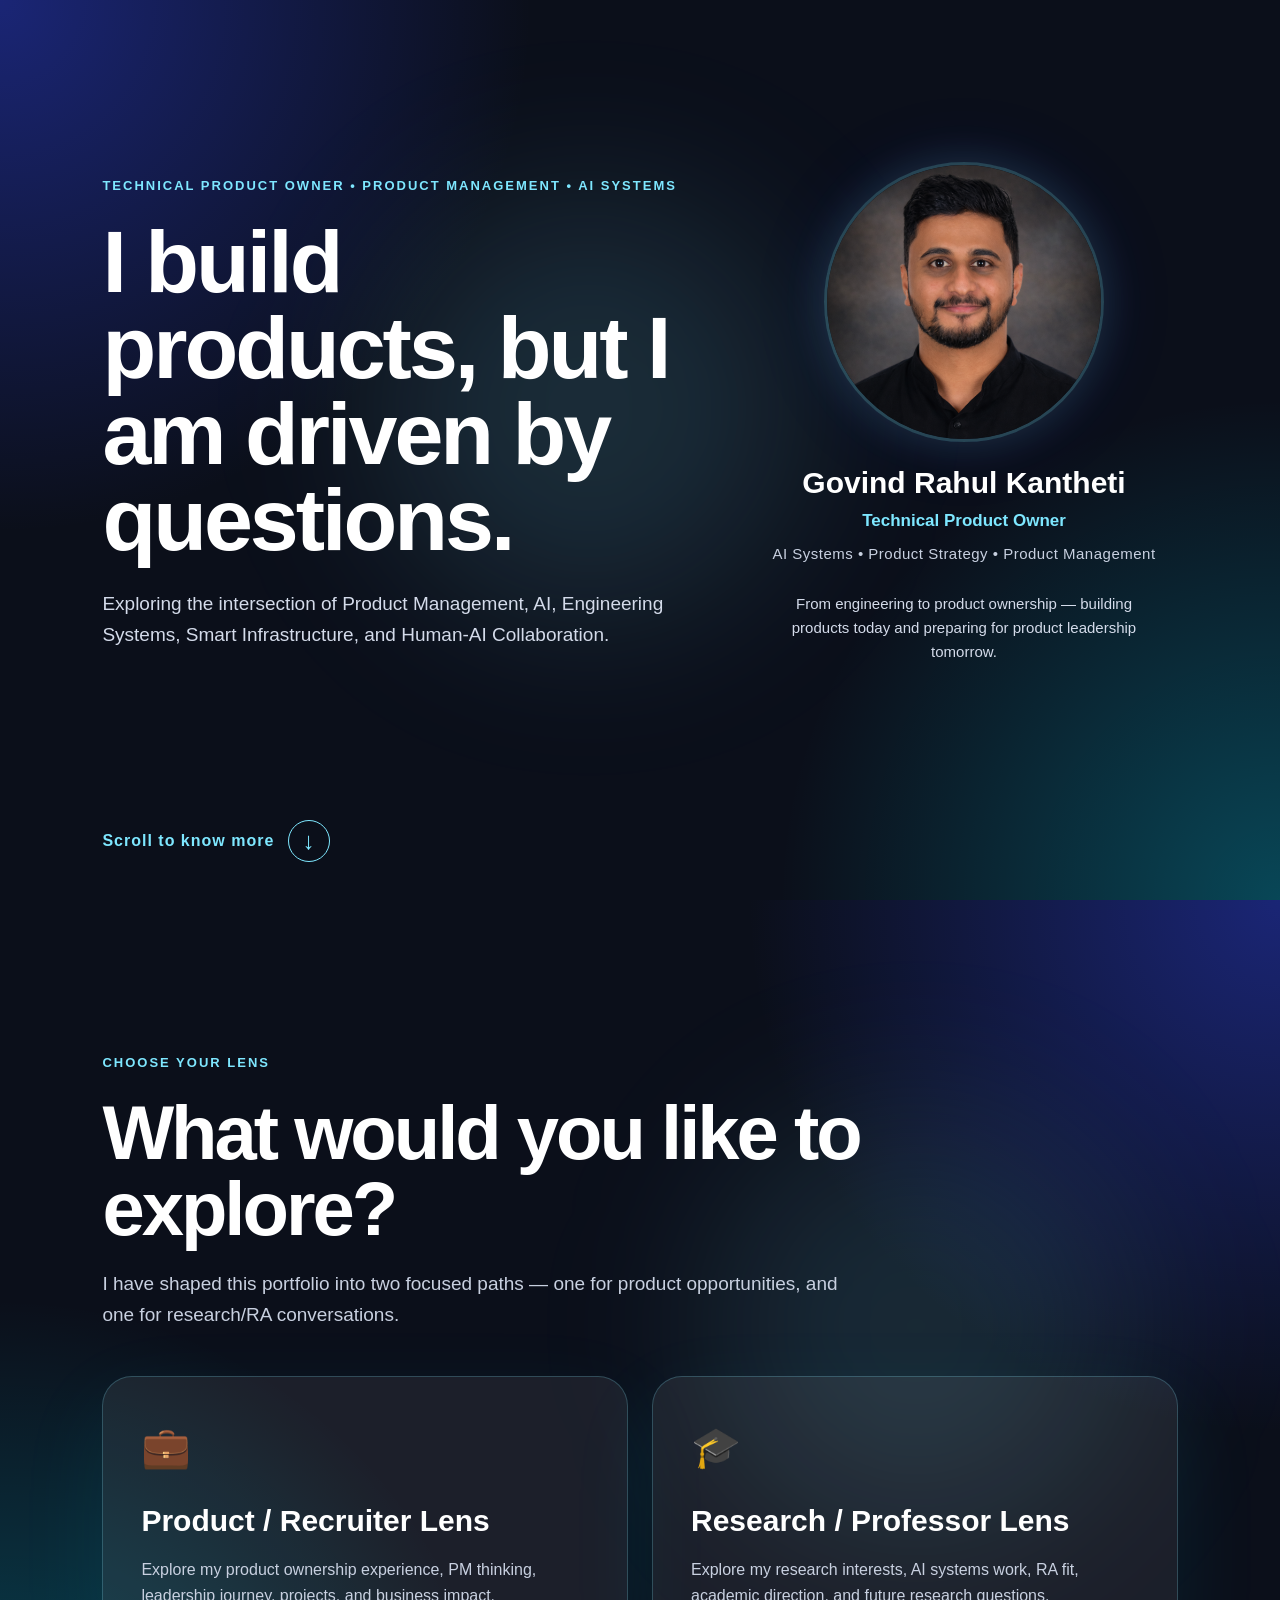
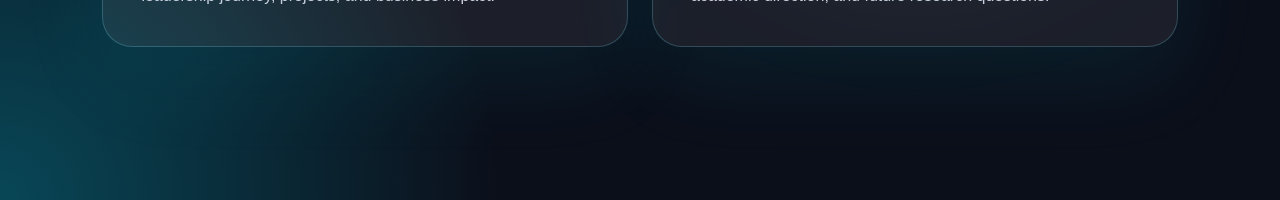
<file: index.html>
<!DOCTYPE html>
<html lang="en">
<head>
  <meta charset="UTF-8" />
  <meta name="viewport" content="width=device-width, initial-scale=1.0" />

  <title>Govind Rahul Kantheti | Product Owner × AI × Research</title>

  <link rel="stylesheet" href="style.css" />
</head>

<body>
  <main>
    <!-- HERO SECTION -->
    <section class="hero">
      <div class="hero-layout">
        <div class="hero-content">
          <p class="tag">Technical Product Owner • Product Management • AI Systems</p>

          <h1>I build products, but I am driven by questions.</h1>

          <p class="intro">
            Exploring the intersection of Product Management, AI, Engineering Systems,
            Smart Infrastructure, and Human-AI Collaboration.
          </p>
        </div>

        <div class="profile-card">
          <div class="photo-wrap">
            <img src="profile.jpg" alt="Govind Rahul Kantheti" />
          </div>

          <h2>Govind Rahul Kantheti</h2>

          <p class="role">Technical Product Owner</p>

          <p class="expertise">
            AI Systems • Product Strategy • Product Management
          </p>

          <p class="profile-note">
            From engineering to product ownership — building products today and preparing for product leadership tomorrow.
          </p>
        </div>
      </div>

      <a href="#lens" class="scroll-down" aria-label="Scroll to choose your lens">
        <span>Scroll to know more</span>
        <div class="arrow">↓</div>
      </a>
    </section>

    <!-- CHOOSE YOUR LENS SECTION -->
    <section id="lens" class="lens-section">
      <div class="lens-content">
        <p class="tag">Choose Your Lens</p>

        <h2>What would you like to explore?</h2>

        <p class="lens-intro">
          I have shaped this portfolio into two focused paths — one for product opportunities,
          and one for research/RA conversations.
        </p>

        <div class="lens-grid">
          <a href="recruiter.html" class="lens-card">
            <span>💼</span>
            <h3>Product / Recruiter Lens</h3>
            <p>
              Explore my product ownership experience, PM thinking, leadership journey,
              projects, and business impact.
            </p>
          </a>

          <a href="professor.html" class="lens-card">
            <span>🎓</span>
            <h3>Research / Professor Lens</h3>
            <p>
              Explore my research interests, AI systems work, RA fit,
              academic direction, and future research questions.
            </p>
          </a>
        </div>
      </div>
    </section>
  </main>
</body>
</html>
</file>
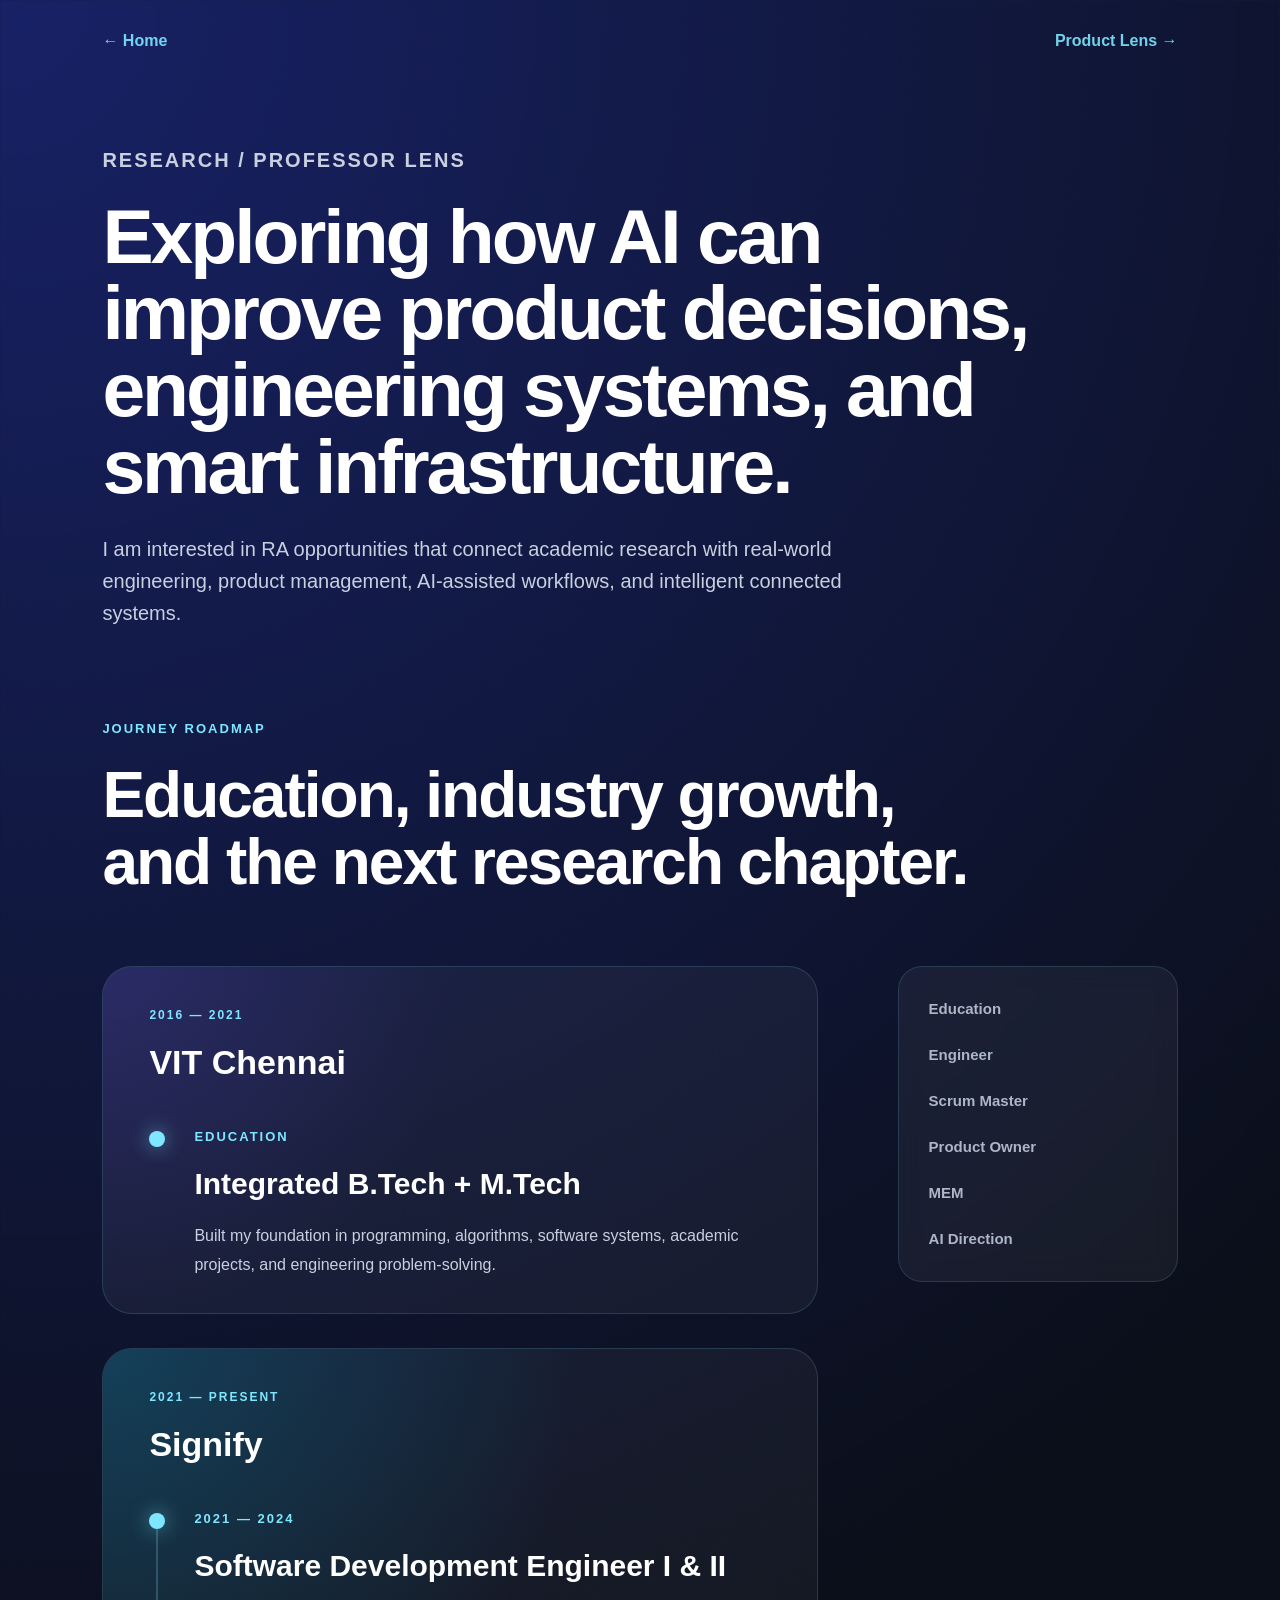
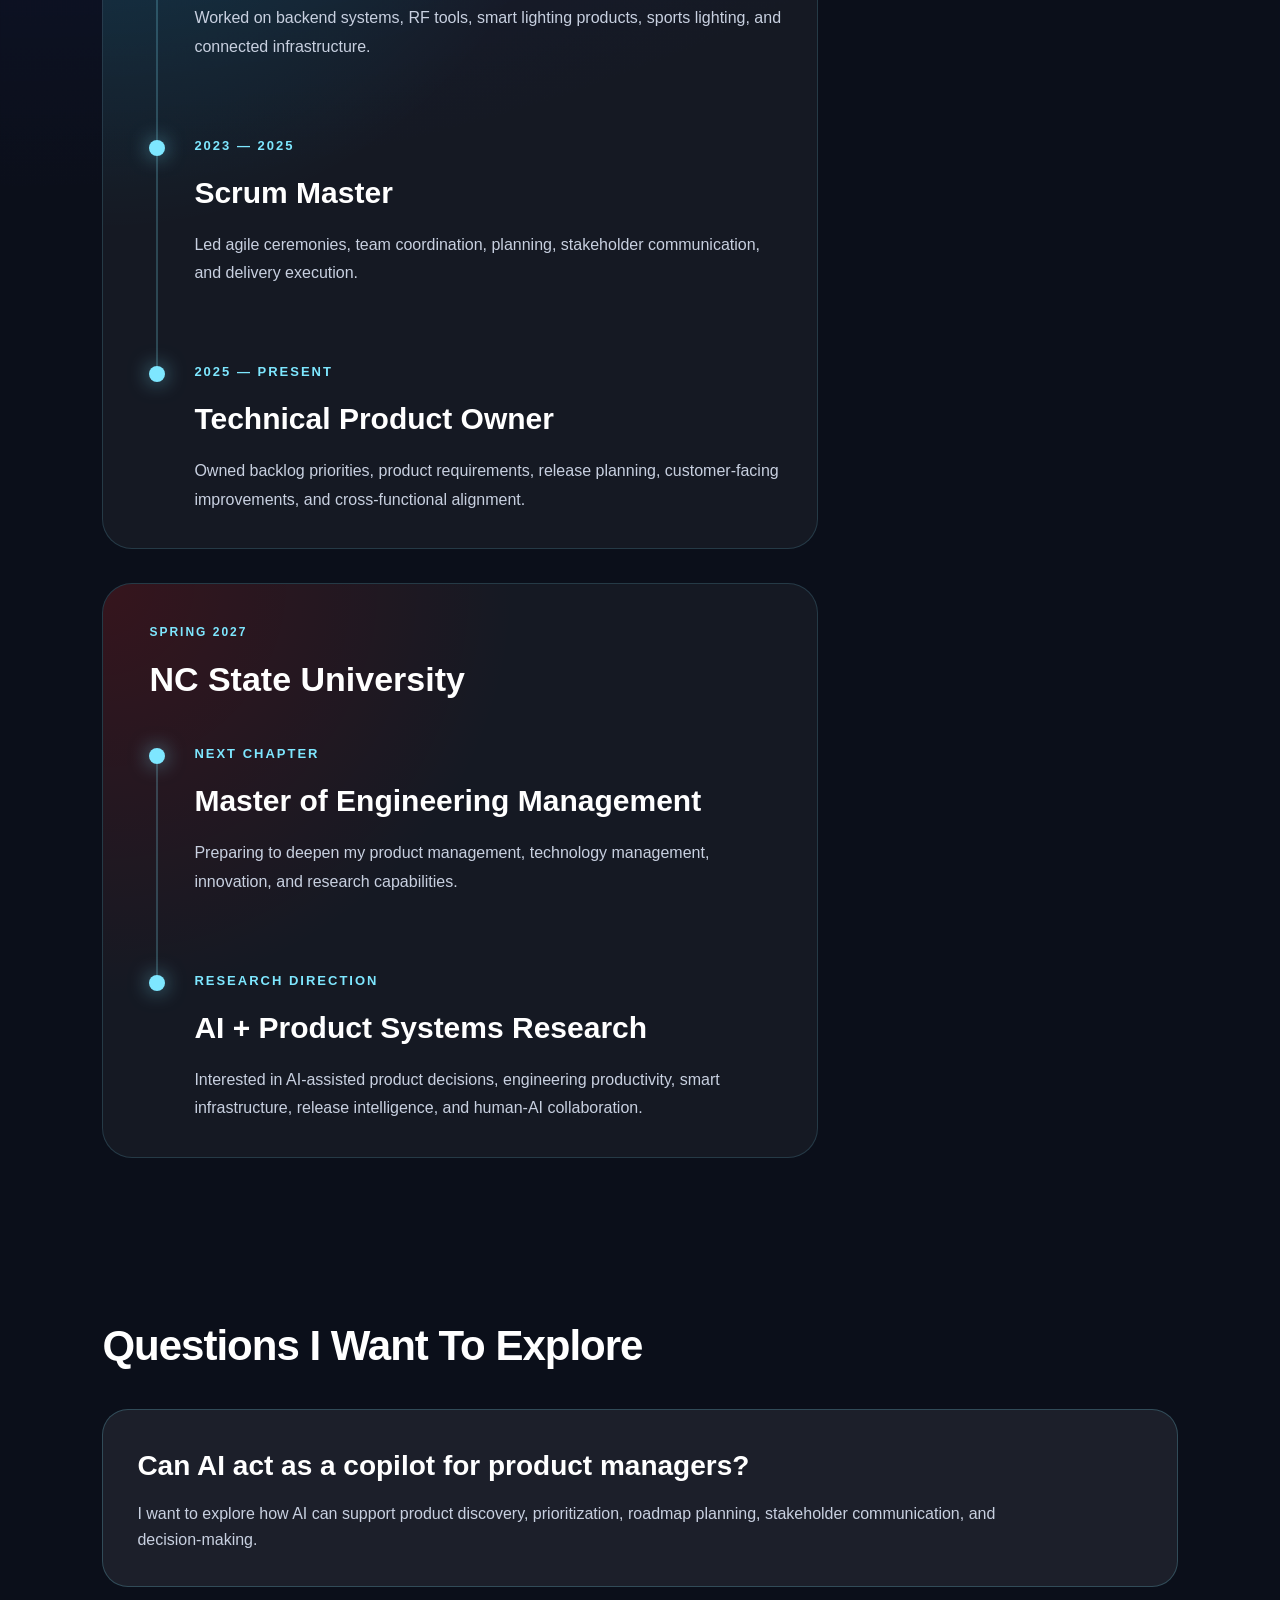
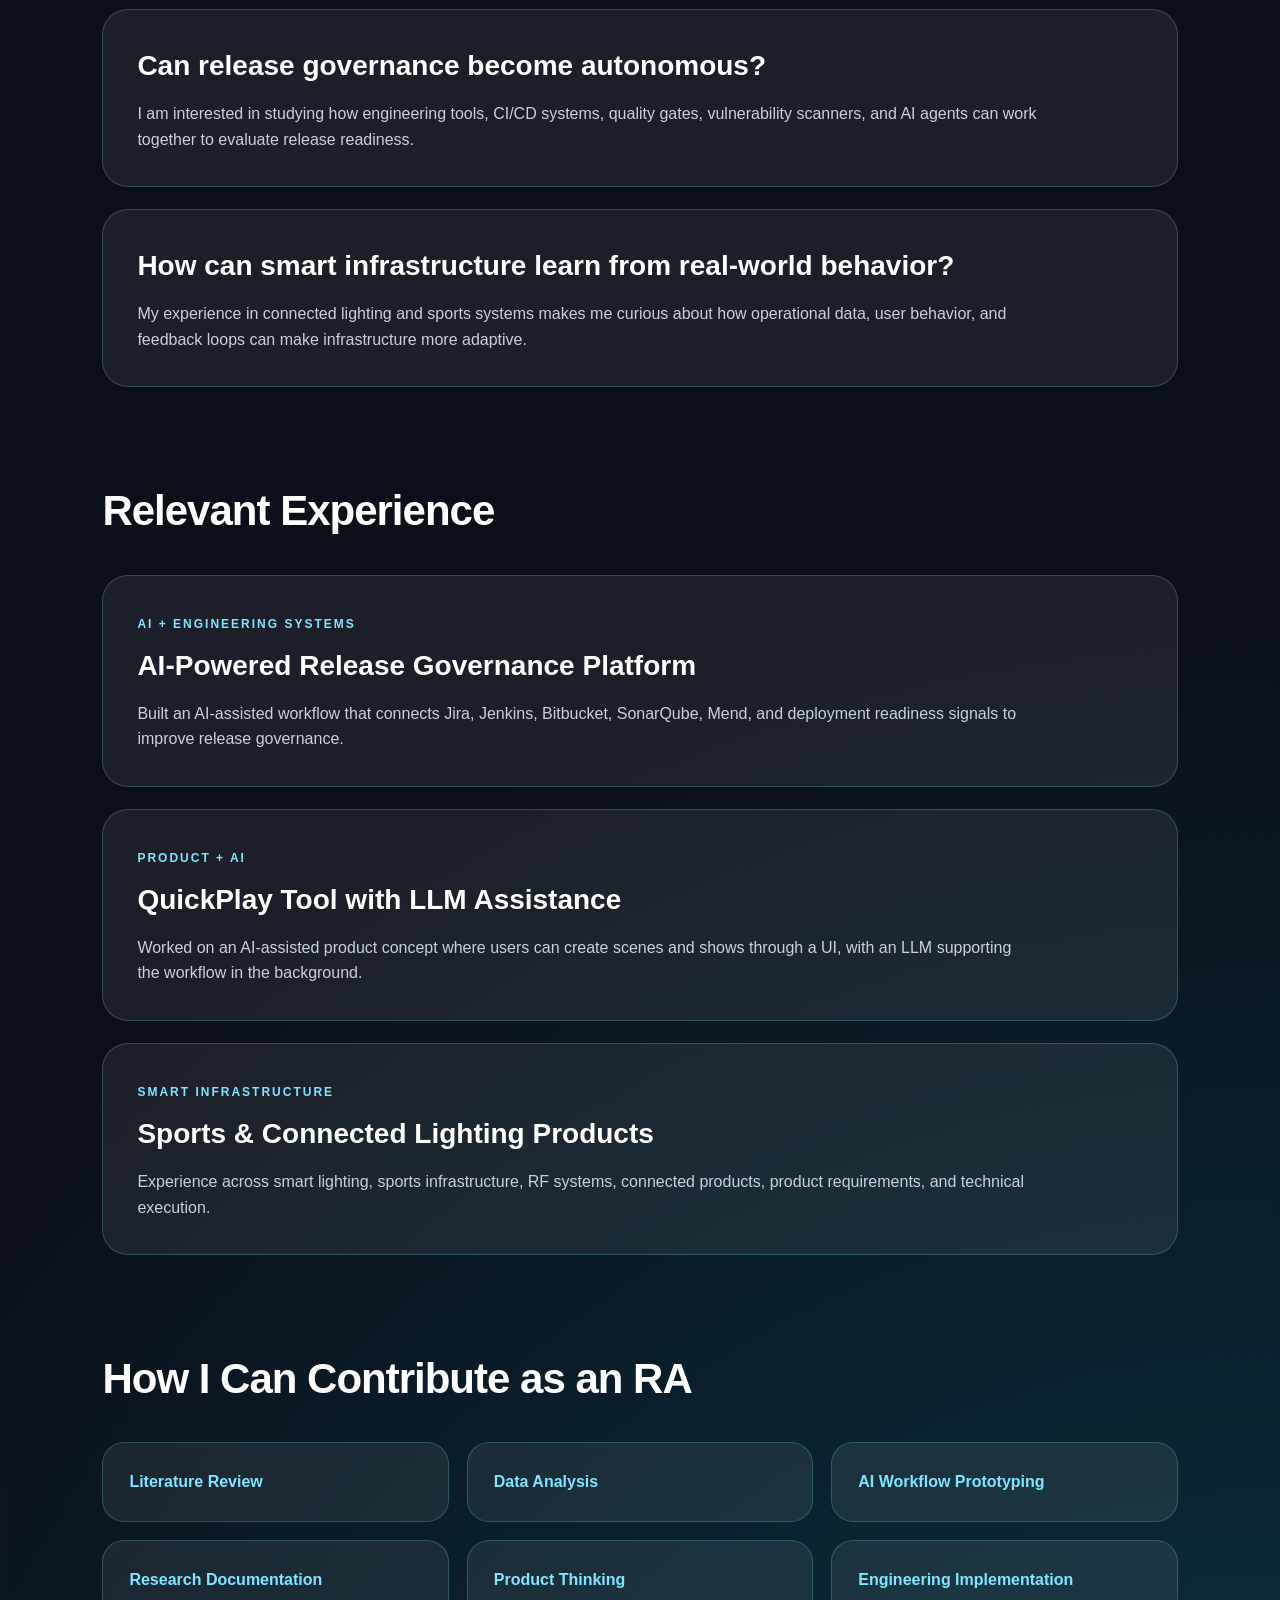
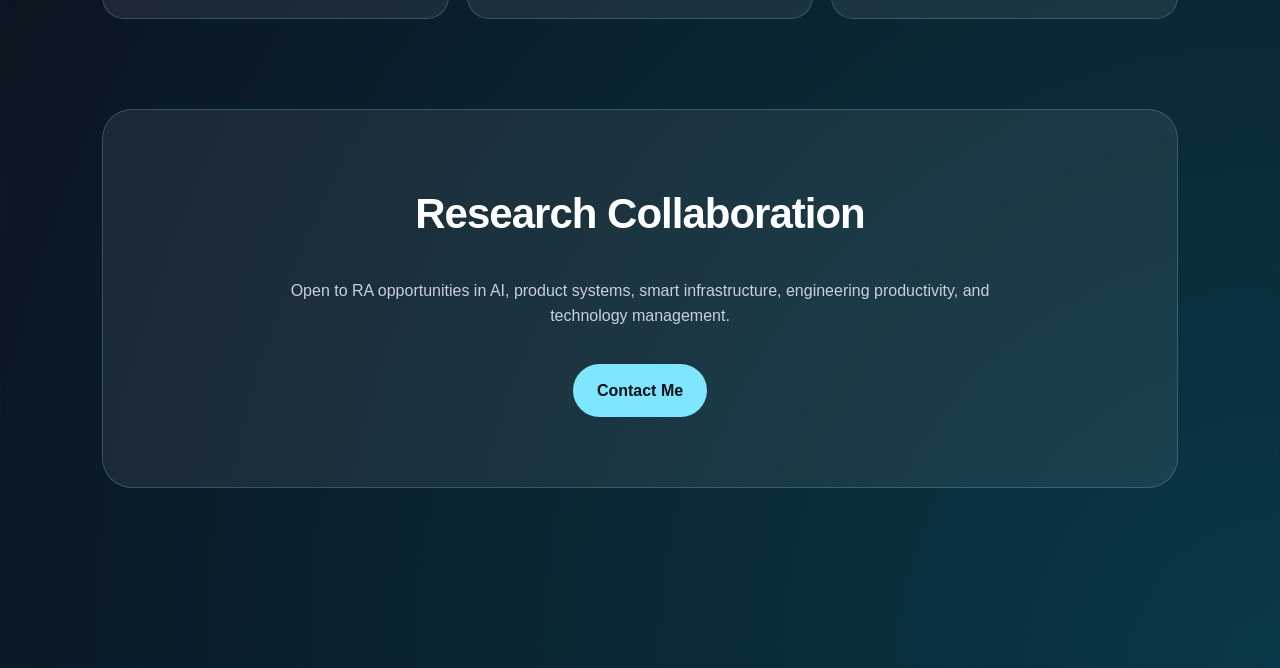
<file: professor.html>
<!DOCTYPE html>
<html lang="en">
<head>
  <meta charset="UTF-8" />
  <meta name="viewport" content="width=device-width, initial-scale=1.0" />

  <title>Govind Rahul Kantheti | Research Lens</title>

  <link rel="stylesheet" href="style.css" />
</head>

<body>
  <main class="page">
    <nav class="page-nav">
      <a href="index.html">← Home</a>
      <a href="recruiter.html">Product Lens →</a>
    </nav>

    <section class="page-hero">
      <p class="tag">Research / Professor Lens</p>

      <h1>Exploring how AI can improve product decisions, engineering systems, and smart infrastructure.</h1>

      <p>
        I am interested in RA opportunities that connect academic research with real-world engineering,
        product management, AI-assisted workflows, and intelligent connected systems.
      </p>
    </section>

    <section class="page-section roadmap-section">
  <div class="roadmap-header">
    <p class="tag">Journey Roadmap</p>
    <h2>Education, industry growth, and the next research chapter.</h2>
  </div>

  <div class="roadmap-layout">
    <div class="roadmap-details">

      <div class="journey-group vit-theme">
        <div class="journey-org">
          <span>2016 — 2021</span>
          <h3>VIT Chennai</h3>
        </div>

        <div class="roadmap-step" id="education">
          <span>Education</span>
          <h3>Integrated B.Tech + M.Tech</h3>
          <p>
            Built my foundation in programming, algorithms, software systems,
            academic projects, and engineering problem-solving.
          </p>
        </div>
      </div>

      <div class="journey-group signify-theme">
        <div class="journey-org">
          <span>2021 — Present</span>
          <h3>Signify</h3>
        </div>

        <div class="roadmap-step" id="engineer">
          <span>2021 — 2024</span>
          <h3>Software Development Engineer I & II</h3>
          <p>
            Worked on backend systems, RF tools, smart lighting products,
            sports lighting, and connected infrastructure.
          </p>
        </div>

        <div class="roadmap-step" id="scrum">
          <span>2023 — 2025</span>
          <h3>Scrum Master</h3>
          <p>
            Led agile ceremonies, team coordination, planning, stakeholder communication,
            and delivery execution.
          </p>
        </div>

        <div class="roadmap-step" id="po">
          <span>2025 — Present</span>
          <h3>Technical Product Owner</h3>
          <p>
            Owned backlog priorities, product requirements, release planning,
            customer-facing improvements, and cross-functional alignment.
          </p>
        </div>
      </div>

      <div class="journey-group ncsu-theme">
        <div class="journey-org">
          <span>Spring 2027</span>
          <h3>NC State University</h3>
        </div>

        <div class="roadmap-step" id="mem">
          <span>Next Chapter</span>
          <h3>Master of Engineering Management</h3>
          <p>
            Preparing to deepen my product management, technology management,
            innovation, and research capabilities.
          </p>
        </div>

        <div class="roadmap-step" id="ai">
          <span>Research Direction</span>
          <h3>AI + Product Systems Research</h3>
          <p>
            Interested in AI-assisted product decisions, engineering productivity,
            smart infrastructure, release intelligence, and human-AI collaboration.
          </p>
        </div>
      </div>

    </div>

    <div class="roadmap-track">
      <a href="#education">Education</a>
      <a href="#engineer">Engineer</a>
      <a href="#scrum">Scrum Master</a>
      <a href="#po">Product Owner</a>
      <a href="#mem">MEM</a>
      <a href="#ai">AI Direction</a>
    </div>
  </div>
</section>

    <section class="page-section">
      <h2>Questions I Want To Explore</h2>

      <div class="story-card">
        <h3>Can AI act as a copilot for product managers?</h3>
        <p>
          I want to explore how AI can support product discovery, prioritization,
          roadmap planning, stakeholder communication, and decision-making.
        </p>
      </div>

      <div class="story-card">
        <h3>Can release governance become autonomous?</h3>
        <p>
          I am interested in studying how engineering tools, CI/CD systems, quality gates,
          vulnerability scanners, and AI agents can work together to evaluate release readiness.
        </p>
      </div>

      <div class="story-card">
        <h3>How can smart infrastructure learn from real-world behavior?</h3>
        <p>
          My experience in connected lighting and sports systems makes me curious about how operational data,
          user behavior, and feedback loops can make infrastructure more adaptive.
        </p>
      </div>
    </section>

    <section class="page-section">
      <h2>Relevant Experience</h2>

      <div class="story-card">
        <span>AI + Engineering Systems</span>
        <h3>AI-Powered Release Governance Platform</h3>
        <p>
          Built an AI-assisted workflow that connects Jira, Jenkins, Bitbucket, SonarQube,
          Mend, and deployment readiness signals to improve release governance.
        </p>
      </div>

      <div class="story-card">
        <span>Product + AI</span>
        <h3>QuickPlay Tool with LLM Assistance</h3>
        <p>
          Worked on an AI-assisted product concept where users can create scenes and shows through a UI,
          with an LLM supporting the workflow in the background.
        </p>
      </div>

      <div class="story-card">
        <span>Smart Infrastructure</span>
        <h3>Sports & Connected Lighting Products</h3>
        <p>
          Experience across smart lighting, sports infrastructure, RF systems, connected products,
          product requirements, and technical execution.
        </p>
      </div>
    </section>

    <section class="page-section">
      <h2>How I Can Contribute as an RA</h2>

      <div class="grid-3">
        <div class="info-card">Literature Review</div>
        <div class="info-card">Data Analysis</div>
        <div class="info-card">AI Workflow Prototyping</div>
        <div class="info-card">Research Documentation</div>
        <div class="info-card">Product Thinking</div>
        <div class="info-card">Engineering Implementation</div>
      </div>
    </section>

    <section class="page-section contact">
      <h2>Research Collaboration</h2>

      <p>
        Open to RA opportunities in AI, product systems, smart infrastructure,
        engineering productivity, and technology management.
      </p>

      <a href="mailto:govindkantheti@gmail.com" class="btn primary">Contact Me</a>
    </section>
  </main>
</body>
</html>
</file>
<file: style.css>
/* =========================
   RESET & BASE
========================= */

* {
  margin: 0;
  padding: 0;
  box-sizing: border-box;
}

html {
  scroll-behavior: smooth;
}

body {
  font-family: Inter, Arial, sans-serif;
  background: #0b0f1a;
  color: #ffffff;
  line-height: 1.6;
}

a {
  color: inherit;
  text-decoration: none;
}

/* =========================
   COMMON
========================= */

.tag {
  color: #7ee7ff;
  margin-bottom: 22px;
  text-transform: uppercase;
  letter-spacing: 2px;
  font-size: 13px;
  font-weight: 800;
}

.btn {
  display: inline-block;
  padding: 14px 24px;
  border-radius: 40px;
  font-weight: 800;
}

.primary {
  background: #7ee7ff;
  color: #071018;
}

/* =========================
   HOME HERO
========================= */

.hero {
  min-height: 100vh;
  position: relative;
  padding: 30px 8%;
  background:
    radial-gradient(circle at top left, #3147ff66, transparent 34%),
    radial-gradient(circle at bottom right, #00e0ff44, transparent 32%),
    #0b0f1a;
  overflow: hidden;
}

.hero::before {
  content: "";
  position: absolute;
  width: 420px;
  height: 420px;
  background: #7ee7ff22;
  border-radius: 50%;
  filter: blur(85px);
  top: 22%;
  left: 46%;
  transform: translateX(-50%);
}

.hero-layout {
  position: relative;
  z-index: 2;
  min-height: calc(100vh - 90px);
  display: grid;
  grid-template-columns: 1.15fr 0.85fr;
  align-items: center;
  gap: 70px;
  transform: translateY(-22px);
}

.hero-content {
  max-width: 850px;
}

.hero h1 {
  font-size: clamp(46px, 7vw, 88px);
  line-height: 0.98;
  margin-bottom: 26px;
  letter-spacing: -3px;
}

.intro {
  max-width: 760px;
  color: #d4dbea;
  font-size: 19px;
}

/* =========================
   PROFILE CARD
========================= */

.profile-card {
  text-align: center;
  max-width: 390px;
  margin: 0 auto;
}

.photo-wrap {
  width: 280px;
  height: 280px;
  margin: 0 auto 24px;
  border-radius: 50%;
  overflow: hidden;
  border: 3px solid rgba(126, 231, 255, 0.25);
  box-shadow:
    0 0 40px rgba(126, 231, 255, 0.15),
    0 0 80px rgba(49, 71, 255, 0.1);
}

.photo-wrap img {
  width: 100%;
  height: 100%;
  object-fit: cover;
}

.profile-card h2 {
  color: #ffffff;
  font-size: 30px;
  font-weight: 800;
  line-height: 1.1;
  margin-bottom: 8px;
}

.role {
  color: #7ee7ff;
  font-size: 17px;
  font-weight: 700;
  margin-bottom: 8px;
}

.expertise {
  color: #c8d0e0;
  font-size: 15px;
  letter-spacing: 0.5px;
}

.profile-note {
  color: #d4dbea;
  font-size: 15px;
  max-width: 360px;
  margin: 26px auto 0;
}

/* =========================
   SCROLL INDICATOR
========================= */

.scroll-down {
  position: absolute;
  bottom: 38px;
  left: 8%;
  z-index: 3;
  display: inline-flex;
  align-items: center;
  gap: 14px;
  color: #7ee7ff;
  font-weight: 800;
  letter-spacing: 1px;
}

.arrow {
  width: 42px;
  height: 42px;
  border: 1px solid #7ee7ff;
  border-radius: 50%;
  display: flex;
  align-items: center;
  justify-content: center;
  font-size: 24px;
  animation: bounceArrow 1.5s infinite;
}

@keyframes bounceArrow {
  0%, 100% {
    transform: translateY(0);
  }

  50% {
    transform: translateY(10px);
  }
}

/* =========================
   HOME LENS SECTION
========================= */

.lens-section {
  min-height: 100vh;
  position: relative;
  padding: 100px 8%;
  display: flex;
  align-items: center;
  background:
    radial-gradient(circle at top right, #3147ff66, transparent 34%),
    radial-gradient(circle at bottom left, #00e0ff44, transparent 32%),
    #0b0f1a;
  overflow: hidden;
}

.lens-section::before {
  content: "";
  position: absolute;
  width: 420px;
  height: 420px;
  background: #7ee7ff1f;
  border-radius: 50%;
  filter: blur(85px);
  right: 12%;
  top: 24%;
}

.lens-content {
  position: relative;
  z-index: 2;
  width: 100%;
}

.lens-content h2 {
  font-size: clamp(42px, 6vw, 76px);
  line-height: 1;
  letter-spacing: -3px;
  max-width: 850px;
  margin-bottom: 22px;
}

.lens-intro {
  color: #c8d0e0;
  font-size: 19px;
  max-width: 760px;
  margin-bottom: 46px;
}

.lens-grid {
  display: grid;
  grid-template-columns: repeat(2, 1fr);
  gap: 24px;
}

.lens-card {
  display: block;
  padding: 38px;
  border-radius: 30px;
  background: rgba(255, 255, 255, 0.07);
  border: 1px solid rgba(126, 231, 255, 0.22);
  box-shadow: 0 30px 90px rgba(0, 224, 255, 0.08);
  transition: 0.3s ease;
}

.lens-card:hover {
  transform: translateY(-8px);
  background: rgba(126, 231, 255, 0.11);
}

.lens-card span {
  font-size: 40px;
}

.lens-card h3 {
  color: #ffffff;
  font-size: 30px;
  margin: 18px 0 12px;
}

.lens-card p {
  color: #c8d0e0;
  font-size: 16px;
}

/* =========================
   INNER PAGE LAYOUT
========================= */

.page {
  min-height: 100vh;
  padding: 28px 8% 90px;
  background:
    radial-gradient(circle at top left, #3147ff55, transparent 32%),
    radial-gradient(circle at bottom right, #00e0ff33, transparent 30%),
    #0b0f1a;
}

.page-nav {
  display: flex;
  justify-content: space-between;
  align-items: center;
  margin-bottom: 90px;
  color: #7ee7ff;
  font-weight: 800;
}

.page-nav a {
  opacity: 0.9;
}

.page-nav a:hover {
  opacity: 1;
}

.page-hero {
  max-width: 1000px;
  margin-bottom: 90px;
}

.page-hero h1 {
  font-size: clamp(44px, 6vw, 82px);
  line-height: 1;
  letter-spacing: -3px;
  margin-bottom: 28px;
}

.page-hero p {
  max-width: 780px;
  color: #c8d0e0;
  font-size: 20px;
}

.page-section {
  margin-bottom: 90px;
}

.page-section h2 {
  font-size: 42px;
  margin-bottom: 30px;
  letter-spacing: -1px;
}

/* =========================
   CARDS & GRIDS
========================= */

.grid-3 {
  display: grid;
  grid-template-columns: repeat(3, 1fr);
  gap: 18px;
}

.info-card {
  padding: 26px;
  border-radius: 22px;
  background: rgba(255, 255, 255, 0.07);
  border: 1px solid rgba(126, 231, 255, 0.22);
  color: #7ee7ff;
  font-weight: 800;
}

.story-card {
  padding: 34px;
  border-radius: 26px;
  background: rgba(255, 255, 255, 0.07);
  border: 1px solid rgba(126, 231, 255, 0.22);
  margin-bottom: 22px;
}

.story-card span {
  display: inline-block;
  color: #7ee7ff;
  font-size: 12px;
  font-weight: 800;
  text-transform: uppercase;
  letter-spacing: 2px;
  margin-bottom: 10px;
}

.story-card h3 {
  font-size: 28px;
  margin-bottom: 12px;
}

.story-card p {
  color: #c8d0e0;
  max-width: 900px;
}

/* =========================
   RESEARCH ROADMAP
========================= */

.roadmap-section {
  margin-bottom: 120px;
}

.roadmap-header {
  margin-bottom: 70px;
  max-width: 900px;
}

.roadmap-header h2 {
  font-size: clamp(38px, 5vw, 64px);
  line-height: 1.05;
  letter-spacing: -2px;
}

.roadmap-layout {
  display: grid;
  grid-template-columns: 1fr 280px;
  gap: 80px;
  align-items: start;
}

.roadmap-details {
  position: relative;
}

.journey-group {
  position: relative;
  padding: 34px 34px 34px 46px;
  border-radius: 30px;
  margin-bottom: 34px;
  overflow: hidden;
  border: 1px solid rgba(126, 231, 255, 0.16);
  background: rgba(255, 255, 255, 0.045);
}

.journey-group::before {
  content: "";
  position: absolute;
  inset: 0;
  opacity: 0.18;
  pointer-events: none;
}

.vit-theme::before {
  background: radial-gradient(circle at top left, #7357ff, transparent 45%);
}

.signify-theme::before {
  background: radial-gradient(circle at top left, #00e0ff, transparent 45%);
}

.ncsu-theme::before {
  background: radial-gradient(circle at top left, #cc0000, transparent 45%);
}

.journey-org {
  position: relative;
  z-index: 2;
  margin-bottom: 34px;
}

.journey-org span {
  color: #7ee7ff;
  font-size: 12px;
  font-weight: 800;
  text-transform: uppercase;
  letter-spacing: 2px;
}

.journey-org h3 {
  color: #ffffff;
  font-size: 34px;
  margin-top: 8px;
}

.roadmap-step {
  position: relative;
  z-index: 2;
  padding-left: 45px;
  margin-bottom: 70px;
}

.roadmap-step:last-child {
  margin-bottom: 0;
}

.roadmap-step::before {
  content: "";
  position: absolute;
  left: 0;
  top: 8px;
  width: 16px;
  height: 16px;
  border-radius: 50%;
  background: #7ee7ff;
  box-shadow: 0 0 20px rgba(126, 231, 255, 0.6);
}

.roadmap-step::after {
  content: "";
  position: absolute;
  left: 7px;
  top: 24px;
  width: 2px;
  height: calc(100% + 55px);
  background: rgba(126, 231, 255, 0.22);
}

.roadmap-step:last-child::after {
  display: none;
}

.roadmap-step span {
  display: inline-block;
  margin-bottom: 12px;
  color: #7ee7ff;
  font-size: 13px;
  font-weight: 800;
  letter-spacing: 2px;
  text-transform: uppercase;
}

.roadmap-step h3 {
  color: #ffffff;
  font-size: 30px;
  margin-bottom: 14px;
}

.roadmap-step p {
  color: #c8d0e0;
  max-width: 760px;
  font-size: 16px;
  line-height: 1.8;
}

.roadmap-track {
  position: sticky;
  top: 120px;
  display: flex;
  flex-direction: column;
  gap: 22px;
  padding: 30px;
  border-radius: 24px;
  background: rgba(255, 255, 255, 0.05);
  border: 1px solid rgba(126, 231, 255, 0.15);
  backdrop-filter: blur(12px);
}

.roadmap-track a {
  color: #aeb7c7;
  font-size: 15px;
  font-weight: 600;
  transition: 0.3s ease;
}

.roadmap-track a:hover {
  color: #7ee7ff;
  transform: translateX(6px);
}

/* =========================
   CONTACT
========================= */

.contact {
  text-align: center;
  padding: 70px 30px;
  border-radius: 30px;
  background: rgba(255, 255, 255, 0.07);
  border: 1px solid rgba(126, 231, 255, 0.22);
}

.contact p {
  max-width: 700px;
  margin: 20px auto 35px;
  color: #c8d0e0;
}

/* =========================
   RESPONSIVE
========================= */

@media (max-width: 1024px) {
  .hero-layout {
    gap: 45px;
  }

  .hero h1 {
    font-size: 60px;
  }

  .photo-wrap {
    width: 240px;
    height: 240px;
  }

  .profile-card h2 {
    font-size: 26px;
  }

  .grid-3 {
    grid-template-columns: repeat(2, 1fr);
  }

  .roadmap-layout {
    grid-template-columns: 1fr;
    gap: 50px;
  }

  .roadmap-track {
    position: static;
    flex-direction: row;
    flex-wrap: wrap;
    padding: 20px;
  }
}

@media (max-width: 768px) {
  .hero {
    min-height: auto;
    padding: 34px 6% 70px;
  }

  .hero::before {
    width: 280px;
    height: 280px;
    top: 16%;
    left: 55%;
    filter: blur(70px);
  }

  .hero-layout {
    min-height: auto;
    grid-template-columns: 1fr;
    gap: 32px;
    transform: none;
    padding-top: 10px;
  }

  .tag {
    font-size: 11px;
    letter-spacing: 1.6px;
    margin-bottom: 18px;
  }

  .hero h1 {
    font-size: 44px;
    line-height: 1;
    letter-spacing: -2px;
    margin-bottom: 20px;
  }

  .intro {
    font-size: 16px;
    max-width: 100%;
  }

  .profile-card {
    max-width: 100%;
  }

  .photo-wrap {
    width: 180px;
    height: 180px;
    margin-bottom: 16px;
  }

  .profile-card h2 {
    font-size: 23px;
  }

  .role {
    font-size: 15px;
    margin-bottom: 6px;
  }

  .expertise,
  .profile-note {
    font-size: 13px;
  }

  .profile-note {
    margin-top: 18px;
  }

  .scroll-down {
    position: static;
    margin-top: 32px;
    font-size: 13px;
  }

  .arrow {
    width: 36px;
    height: 36px;
    font-size: 20px;
  }

  .lens-section {
    min-height: auto;
    padding: 76px 6%;
  }

  .lens-content h2 {
    font-size: 40px;
    letter-spacing: -2px;
  }

  .lens-intro {
    font-size: 16px;
    margin-bottom: 30px;
  }

  .lens-grid,
  .grid-3 {
    grid-template-columns: 1fr;
  }

  .lens-card {
    padding: 28px;
  }

  .lens-card h3 {
    font-size: 24px;
  }

  .page {
    padding: 24px 6% 70px;
  }

  .page-nav {
    margin-bottom: 60px;
  }

  .page-hero {
    margin-bottom: 70px;
  }

  .page-hero h1 {
    font-size: 42px;
    letter-spacing: -2px;
  }

  .page-hero p {
    font-size: 16px;
  }

  .page-section {
    margin-bottom: 70px;
  }

  .page-section h2 {
    font-size: 32px;
  }

  .story-card {
    padding: 26px;
  }

  .story-card h3 {
    font-size: 24px;
  }

  .roadmap-header {
    margin-bottom: 45px;
  }

  .journey-group {
    padding: 26px;
  }

  .journey-org h3 {
    font-size: 28px;
  }

  .roadmap-step {
    padding-left: 32px;
    margin-bottom: 60px;
  }

  .roadmap-step h3 {
    font-size: 23px;
  }

  .roadmap-step p {
    font-size: 15px;
  }

  .roadmap-track {
    display: none;
  }
}

@media (max-width: 420px) {
  .hero h1 {
    font-size: 38px;
  }

  .photo-wrap {
    width: 160px;
    height: 160px;
  }

  .lens-content h2,
  .page-hero h1 {
    font-size: 36px;
  }
}
</file>
